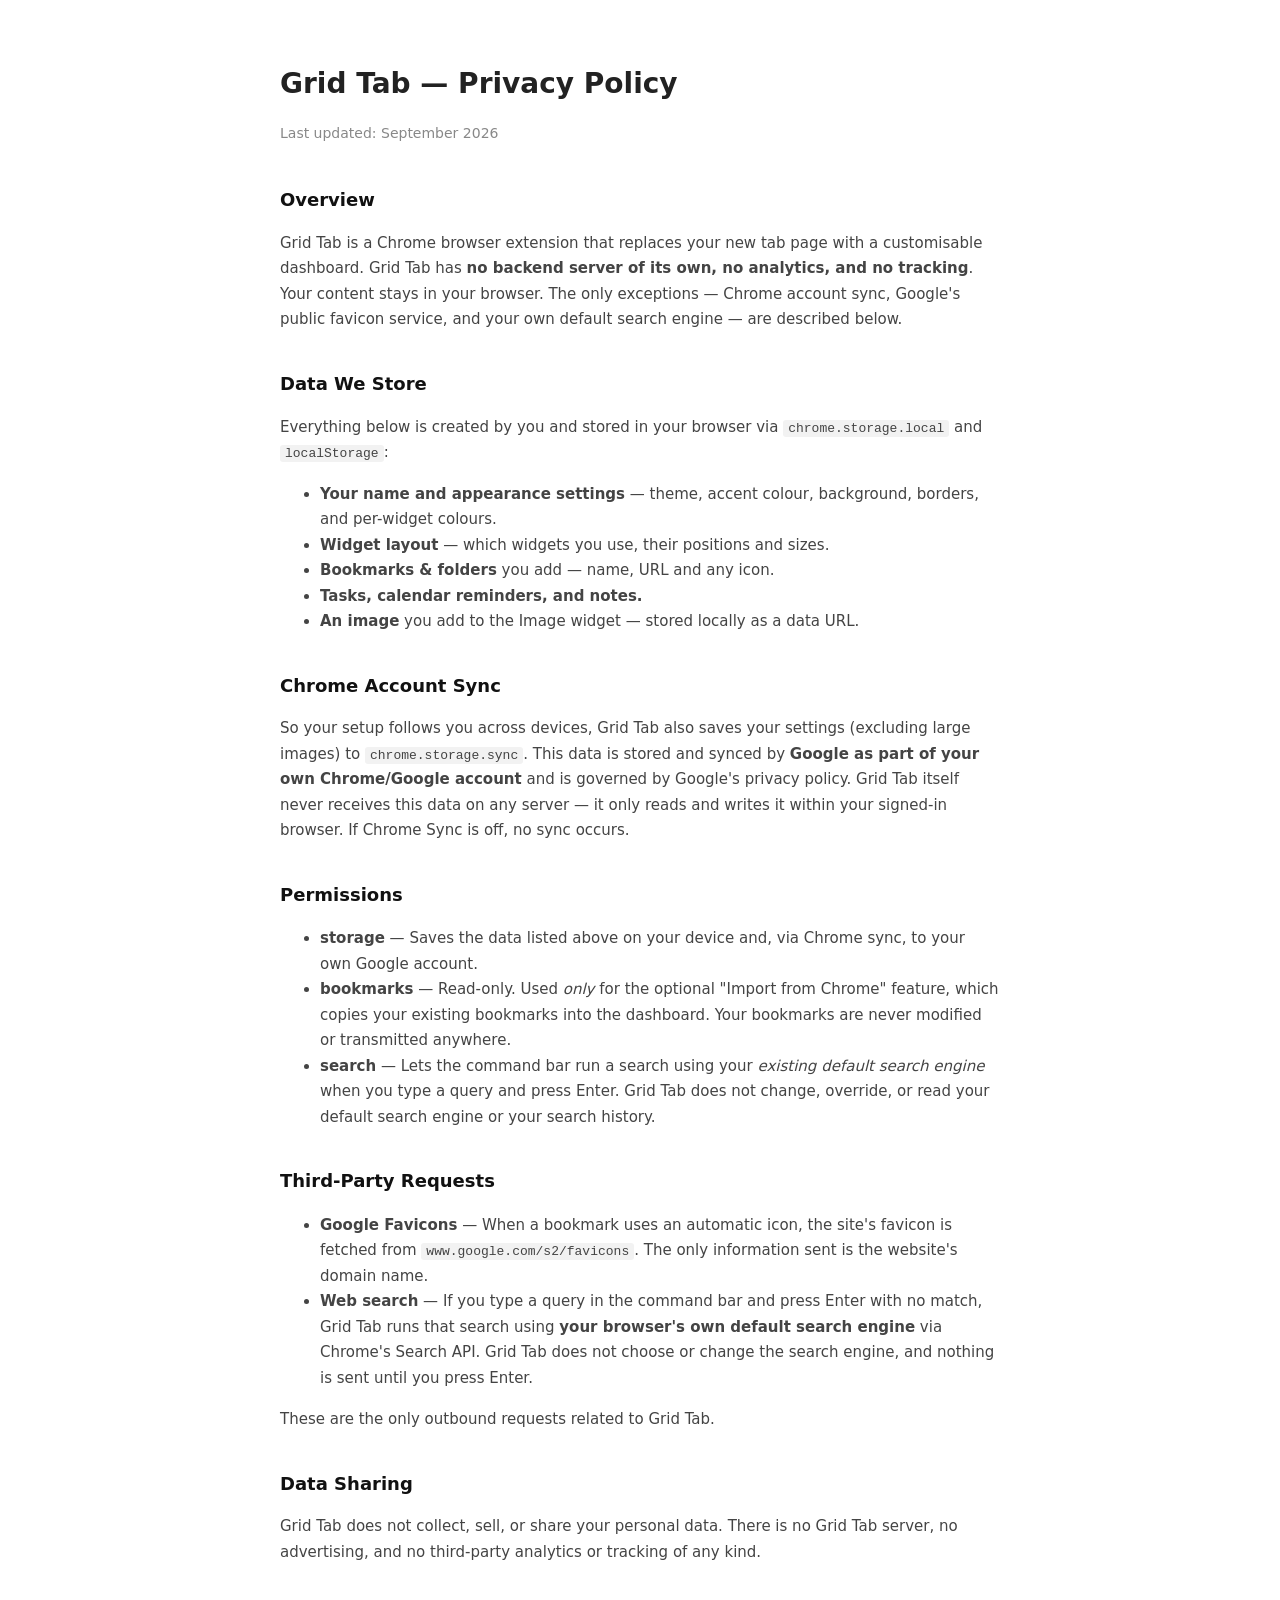
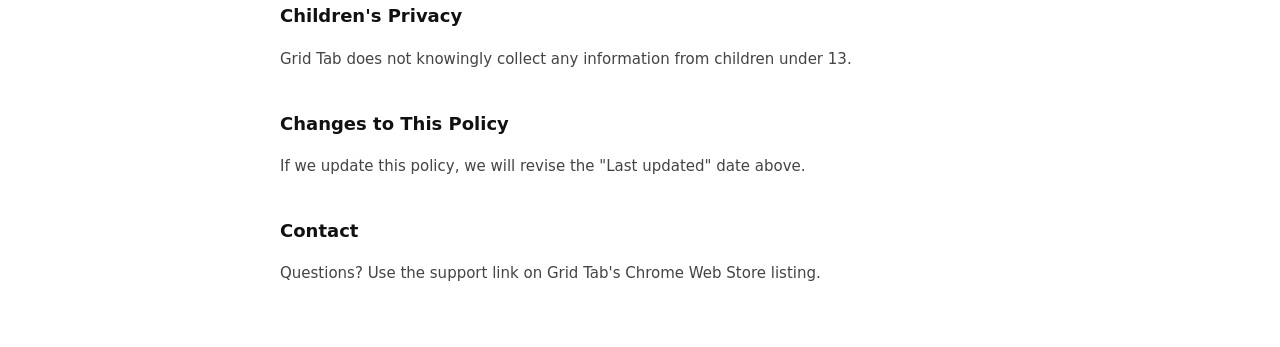
<file: index.html>
<!DOCTYPE html>
<html lang="en">
<head>
<meta charset="UTF-8">
<meta name="viewport" content="width=device-width,initial-scale=1">
<title>Grid Tab — Privacy Policy</title>
<style>
  body{font-family:system-ui,sans-serif;max-width:720px;margin:60px auto;padding:0 24px;color:#222;line-height:1.7}
  h1{font-size:28px;font-weight:700;margin-bottom:4px}
  h2{font-size:18px;margin-top:36px;color:#111}
  .meta{color:#888;font-size:14px;margin-bottom:40px}
  p,li{font-size:15px;color:#444}
  code{background:#f2f2f2;padding:1px 5px;border-radius:3px;font-size:13px}
</style>
</head>
<body>
<h1>Grid Tab — Privacy Policy</h1>
<p class="meta">Last updated: September 2026</p>

<h2>Overview</h2>
<p>Grid Tab is a Chrome browser extension that replaces your new tab page with a customisable dashboard. Grid Tab has <strong>no backend server of its own, no analytics, and no tracking</strong>. Your content stays in your browser. The only exceptions — Chrome account sync, Google's public favicon service, and your own default search engine — are described below.</p>

<h2>Data We Store</h2>
<p>Everything below is created by you and stored in your browser via <code>chrome.storage.local</code> and <code>localStorage</code>:</p>
<ul>
  <li><strong>Your name and appearance settings</strong> — theme, accent colour, background, borders, and per-widget colours.</li>
  <li><strong>Widget layout</strong> — which widgets you use, their positions and sizes.</li>
  <li><strong>Bookmarks &amp; folders</strong> you add — name, URL and any icon.</li>
  <li><strong>Tasks, calendar reminders, and notes.</strong></li>
  <li><strong>An image</strong> you add to the Image widget — stored locally as a data URL.</li>
</ul>

<h2>Chrome Account Sync</h2>
<p>So your setup follows you across devices, Grid Tab also saves your settings (excluding large images) to <code>chrome.storage.sync</code>. This data is stored and synced by <strong>Google as part of your own Chrome/Google account</strong> and is governed by Google's privacy policy. Grid Tab itself never receives this data on any server — it only reads and writes it within your signed-in browser. If Chrome Sync is off, no sync occurs.</p>

<h2>Permissions</h2>
<ul>
  <li><strong>storage</strong> — Saves the data listed above on your device and, via Chrome sync, to your own Google account.</li>
  <li><strong>bookmarks</strong> — Read-only. Used <em>only</em> for the optional "Import from Chrome" feature, which copies your existing bookmarks into the dashboard. Your bookmarks are never modified or transmitted anywhere.</li>
  <li><strong>search</strong> — Lets the command bar run a search using your <em>existing default search engine</em> when you type a query and press Enter. Grid Tab does not change, override, or read your default search engine or your search history.</li>
</ul>

<h2>Third-Party Requests</h2>
<ul>
  <li><strong>Google Favicons</strong> — When a bookmark uses an automatic icon, the site's favicon is fetched from <code>www.google.com/s2/favicons</code>. The only information sent is the website's domain name.</li>
  <li><strong>Web search</strong> — If you type a query in the command bar and press Enter with no match, Grid Tab runs that search using <strong>your browser's own default search engine</strong> via Chrome's Search API. Grid Tab does not choose or change the search engine, and nothing is sent until you press Enter.</li>
</ul>
<p>These are the only outbound requests related to Grid Tab.</p>

<h2>Data Sharing</h2>
<p>Grid Tab does not collect, sell, or share your personal data. There is no Grid Tab server, no advertising, and no third-party analytics or tracking of any kind.</p>

<h2>Children's Privacy</h2>
<p>Grid Tab does not knowingly collect any information from children under 13.</p>

<h2>Changes to This Policy</h2>
<p>If we update this policy, we will revise the "Last updated" date above.</p>

<h2>Contact</h2>
<p>Questions? Use the support link on Grid Tab's Chrome Web Store listing.</p>
</body>
</html>
</file>
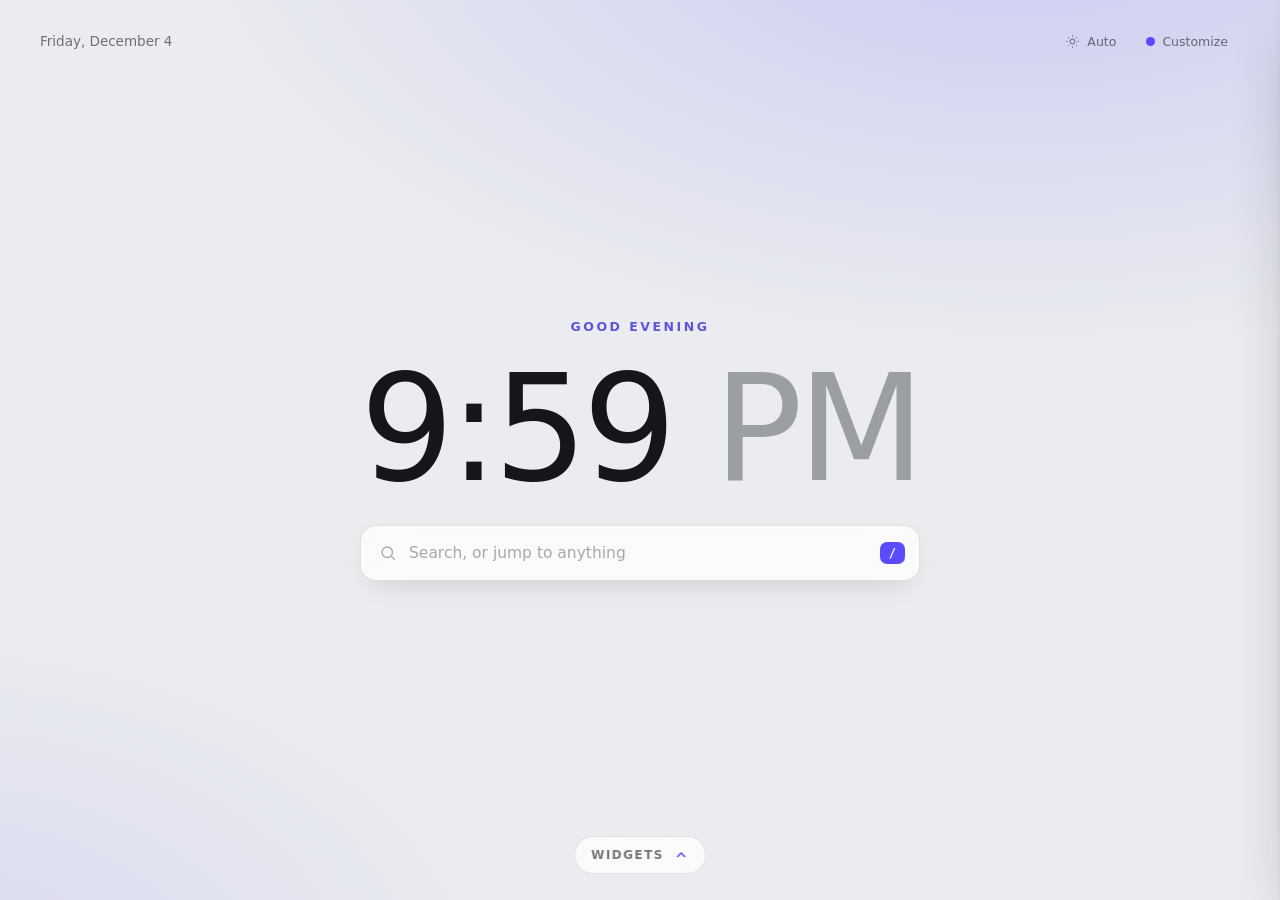
<file: newtab.html>
<!DOCTYPE html>
<html lang="en">
<head>
<meta charset="UTF-8">
<meta name="viewport" content="width=device-width,initial-scale=1">
<title>Grid Tab</title>
<link rel="stylesheet" href="style.css">
</head>
<body>
<div class="ambient amb-surface"></div>

<header class="topbar">
  <div class="meta-date" id="metaDate">Today</div>
  <div class="controls">
    <button class="ctl" id="themeBtn" aria-label="Appearance"><svg viewBox="0 0 24 24"><circle cx="12" cy="12" r="4"/><path d="M12 2v2M12 20v2M4.9 4.9l1.4 1.4M17.7 17.7l1.4 1.4M2 12h2M20 12h2M4.9 19.1l1.4-1.4M17.7 6.3l1.4-1.4"/></svg><span id="themeLabel">Auto</span></button>
    <button class="ctl" id="settingsBtn"><span class="dot" style="background:var(--accent)"></span>Customize</button>
  </div>
</header>

<main class="hero">
  <div class="greeting" id="greeting">Good morning</div>
  <div class="clock" id="clock">9:41</div>
  <button class="command" id="commandOpen"><svg class="glass" viewBox="0 0 24 24"><circle cx="11" cy="11" r="7"/><path d="M21 21l-4.3-4.3"/></svg><span class="ph">Search, or jump to anything</span><span class="k mono">/</span></button>
  <button class="wtoggle" id="widgetsOpen">Widgets<svg viewBox="0 0 24 24"><path d="M18 15l-6-6-6 6"/></svg></button>
</main>

<section class="panel amb-surface" id="panel">
  <div class="panel-head">
    <div class="left"><button class="p-close" id="widgetsClose">Widgets<svg viewBox="0 0 24 24"><path d="M6 9l6 6 6-6"/></svg></button></div>
    <button class="add-widget" id="addWidgetBtn"><svg viewBox="0 0 24 24"><path d="M12 5v14M5 12h14"/></svg>Add widget</button>
  </div>
  <div class="hint-drag">Drag ⠿ to move a widget · drag any edge or corner to resize · in Bookmarks, drop an icon onto another to group them</div>
  <div class="wgrid" id="grid"></div>
</section>

<!-- command palette -->
<div class="scrim" id="paletteScrim"><div class="palette"><div class="palette-in"><svg viewBox="0 0 24 24"><circle cx="11" cy="11" r="7"/><path d="M21 21l-4.3-4.3"/></svg><input id="paletteInput" placeholder="Search, or jump to anything" autocomplete="off" spellcheck="false"></div><div class="palette-list" id="paletteList"></div><div class="palette-foot"><span><span class="kk mono">↑↓</span>navigate</span><span><span class="kk mono">↵</span>open</span><span><span class="kk mono">esc</span>close</span></div></div></div>

<!-- add widget -->
<div class="modal-scrim" id="wgScrim"><div class="modal"><h3>Add a widget</h3><p>Your dashboard, your way — add only what you use.</p><div class="wg-list" id="wgList"></div></div></div>

<!-- add bookmark -->
<div class="modal-scrim" id="bmScrim"><div class="modal"><h3>Add a bookmark</h3><p>Add a link, or import the ones already in your browser.</p><input class="field-input" id="bmName" placeholder="Name (optional)"><input class="field-input" id="bmUrl" placeholder="example.com"><button class="btn-primary" id="bmSave">Add bookmark</button><button class="btn-ghost" id="bmImport"><svg viewBox="0 0 24 24"><path d="M12 3v12M8 11l4 4 4-4M4 17v2a2 2 0 0 0 2 2h12a2 2 0 0 0 2-2v-2"/></svg>Import from Chrome</button></div></div>

<!-- folder -->
<div class="modal-scrim" id="folderScrim"><div class="modal"><div class="modal-head"><input class="folder-name" id="folderName" placeholder="Folder name"></div><div class="bm-grid folder-grid" id="folderGrid"></div><div class="folder-actions"><button class="btn-ghost" id="folderUngroup" style="margin:0">Ungroup</button><button class="btn-ghost btn-del" id="folderDelete" style="margin:0">Delete</button></div></div></div>

<!-- reminder -->
<div class="modal-scrim" id="remScrim"><div class="modal"><h3 id="remTitle">Reminders</h3><p>Add or remove reminders for this day.</p><div class="rem-list" id="remList"></div><input class="field-input" id="remInput" placeholder="e.g. Call the dentist"><button class="btn-primary" id="remSave">Add reminder</button></div></div>

<!-- settings sheet -->
<div class="sheet-scrim" id="sheetScrim"></div>
<aside class="sheet" id="sheet" aria-label="Customize">
  <div class="sheet-head"><div class="sheet-title">Make it yours</div><button class="sheet-x" id="sheetX"><svg viewBox="0 0 24 24"><path d="M6 6l12 12M18 6L6 18"/></svg></button></div>
  <div class="field"><div class="field-lb">Your name</div><input class="field-input" id="nameInput" placeholder="Your name" style="margin:0"></div>
  <div class="field"><div class="field-lb">Appearance</div><div class="choices" id="appearanceChoices"><button data-theme="auto" class="on">Auto</button><button data-theme="light">Light</button><button data-theme="dark">Dark</button></div></div>
  <div class="field"><div class="field-lb">Accent</div><div class="swatches" id="swatches">
    <div class="sw on" data-accent="#5A4BFF" style="background:#5A4BFF"></div>
    <div class="sw" data-accent="#2E7BFF" style="background:#2E7BFF"></div>
    <div class="sw" data-accent="#06B6D4" style="background:#06B6D4"></div>
    <div class="sw" data-accent="#10B981" style="background:#10B981"></div>
    <div class="sw" data-accent="#F59E0B" style="background:#F59E0B"></div>
    <div class="sw" data-accent="#FF5A5F" style="background:#FF5A5F"></div>
    <div class="sw" data-accent="#EC4899" style="background:#EC4899"></div>
    <div class="sw" data-accent="#8B3BF5" style="background:#8B3BF5"></div>
    <label class="sw-custom"><input type="color" id="accentCustom" value="#5A4BFF"></label>
  </div></div>
  <div class="field"><div class="field-lb">Background</div><div class="choices" id="bgChoices"><button data-bg="tint" class="on">Tint</button><button data-bg="plain">Plain</button><button data-bg="vivid">Vivid</button></div></div>
  <div class="field"><div class="field-lb">Borders</div><div class="choices" id="borderChoices"><button data-border="hair" class="on">Hairline</button><button data-border="none">None</button><button data-border="bold">Bold</button></div></div>
  <div class="sheet-foot">Tip: hover any widget and use its ✎ button to give it a unique background — text adjusts automatically. Your setup saves to your Google account and restores on any computer signed into the same Chrome profile.</div>
</aside>

<div class="toast" id="toast"></div>

<script src="app.js"></script>
</body>
</html>
</file>
<file: style.css>
:root{
    --bg:#F5F6F8; --bg-deep:#EAECEF;
    --surface:rgba(255,255,255,.74); --surface-solid:#FFFFFF;
    --text:#14161A; --text-2:rgba(20,22,26,.58); --text-3:rgba(20,22,26,.36);
    --hair:rgba(20,22,26,.11); --hair-2:rgba(20,22,26,.06);
    --accent:#5A4BFF;
    --shadow:0 24px 60px -20px rgba(20,22,26,.30), 0 2px 8px rgba(20,22,26,.06);
    --shadow-soft:0 10px 30px -14px rgba(20,22,26,.22);
    --note:#F0870F; --amb:22%;
    color-scheme:light;
  }
  @media (prefers-color-scheme:dark){:root:not([data-theme="light"]){
    --bg:#0A0B0D; --bg-deep:#040405; --surface:rgba(255,255,255,.06); --surface-solid:#17191E;
    --text:#ECEDEF; --text-2:rgba(236,237,239,.58); --text-3:rgba(236,237,239,.32);
    --hair:rgba(255,255,255,.10); --hair-2:rgba(255,255,255,.05);
    --shadow:0 30px 70px -20px rgba(0,0,0,.72), 0 2px 10px rgba(0,0,0,.4);
    --shadow-soft:0 12px 34px -14px rgba(0,0,0,.6); --amb:30%; color-scheme:dark;
  }}
  :root[data-theme="dark"]{
    --bg:#0A0B0D; --bg-deep:#040405; --surface:rgba(255,255,255,.06); --surface-solid:#17191E;
    --text:#ECEDEF; --text-2:rgba(236,237,239,.58); --text-3:rgba(236,237,239,.32);
    --hair:rgba(255,255,255,.10); --hair-2:rgba(255,255,255,.05);
    --shadow:0 30px 70px -20px rgba(0,0,0,.72), 0 2px 10px rgba(0,0,0,.4);
    --shadow-soft:0 12px 34px -14px rgba(0,0,0,.6); --amb:30%; color-scheme:dark;
  }
  *{box-sizing:border-box;margin:0;padding:0}
  body{min-height:100dvh;background:var(--bg);color:var(--text);overflow:hidden;
    font-family:-apple-system,BlinkMacSystemFont,"SF Pro Display","SF Pro Text","Segoe UI",system-ui,sans-serif;
    -webkit-font-smoothing:antialiased}
  .mono{font-family:ui-monospace,"SF Mono","Menlo",monospace}
  ::selection{background:color-mix(in srgb,var(--accent) 30%,transparent)}
  :focus-visible{outline:2px solid var(--accent);outline-offset:3px;border-radius:6px}

  .amb-surface{background:
    radial-gradient(120vw 92vh at 80% -12%, color-mix(in srgb,var(--accent) var(--amb), transparent), transparent 56%),
    radial-gradient(90vw 82vh at -6% 112%, color-mix(in srgb,var(--accent) calc(var(--amb)*.6), transparent), transparent 52%),
    var(--bg-deep)}
  .ambient{position:fixed;inset:0;z-index:0;pointer-events:none;transition:background .6s}

  .topbar{position:fixed;top:0;left:0;right:0;z-index:30;display:flex;align-items:center;justify-content:space-between;
    padding:clamp(15px,2.3vw,24px) clamp(20px,3.4vw,40px);pointer-events:none}
  .topbar>*{pointer-events:auto}
  .meta-date{font-size:13.5px;color:var(--text-2);font-weight:480}
  .controls{display:flex;align-items:center;gap:6px}
  .ctl{border:none;background:transparent;color:var(--text-2);font:inherit;font-size:12.5px;font-weight:540;height:34px;
    padding:0 12px;border-radius:999px;cursor:pointer;display:inline-flex;align-items:center;gap:7px;
    transition:background .2s,color .2s,transform .2s cubic-bezier(.2,.8,.2,1)}
  .ctl:hover{background:var(--surface);color:var(--text)}.ctl:active{transform:scale(.96)}
  .ctl svg{width:15px;height:15px;stroke:currentColor;fill:none;stroke-width:1.6}
  .ctl .dot{width:9px;height:9px;border-radius:50%}

  /* HERO */
  .hero{position:relative;z-index:1;height:100dvh;display:flex;flex-direction:column;align-items:center;justify-content:center;
    gap:min(3.2vh,30px);text-align:center;padding:0 20px}
  .greeting{font-size:12.5px;font-weight:640;letter-spacing:.2em;text-transform:uppercase;
    color:color-mix(in srgb,var(--accent) 72%,var(--text-2))}
  .clock{font-size:clamp(66px,13vw,148px);font-weight:200;letter-spacing:-.035em;line-height:.9;font-variant-numeric:tabular-nums}
  .clock .sec{color:var(--text-3)}
  .command{border:1px solid var(--hair);background:var(--surface);-webkit-backdrop-filter:blur(24px);backdrop-filter:blur(24px);
    color:var(--text-2);font:inherit;cursor:text;width:min(560px,88vw);height:56px;border-radius:16px;padding:0 14px 0 18px;
    display:flex;align-items:center;gap:12px;box-shadow:var(--shadow-soft);
    transition:transform .28s cubic-bezier(.2,.8,.2,1),box-shadow .28s,border-color .2s}
  .command:hover{transform:translateY(-1px);box-shadow:var(--shadow);border-color:color-mix(in srgb,var(--accent) 40%,var(--hair))}
  .command .glass{width:18px;height:18px;stroke:var(--text-3);fill:none;stroke-width:1.7;flex-shrink:0}
  .command .ph{flex:1;text-align:left;font-size:15.5px;color:var(--text-3)}
  .command .k{font-size:12px;color:#fff;background:var(--accent);border-radius:7px;padding:4px 9px;font-weight:600}
  .wtoggle{position:absolute;bottom:26px;left:50%;transform:translateX(-50%);border:1px solid var(--hair);background:var(--surface);
    -webkit-backdrop-filter:blur(20px);backdrop-filter:blur(20px);color:var(--text-2);font:inherit;font-size:12px;font-weight:600;
    letter-spacing:.12em;text-transform:uppercase;height:38px;padding:0 16px;border-radius:999px;cursor:pointer;
    display:inline-flex;align-items:center;gap:9px;transition:transform .2s cubic-bezier(.2,.8,.2,1),border-color .2s}
  .wtoggle:hover{border-color:var(--accent);transform:translateX(-50%) translateY(-2px)}
  .wtoggle svg{width:16px;height:16px;stroke:var(--accent);fill:none;stroke-width:2.2}

  /* PANEL (slides up over hero) */
  .panel{position:fixed;inset:0;z-index:15;transform:translateY(100%);transition:transform .52s cubic-bezier(.22,.9,.26,1);
    overflow-y:auto;padding:74px clamp(20px,3.4vw,40px) 90px;scrollbar-width:thin}
  .panel.open{transform:translateY(0)}
  .panel-head{max-width:1200px;margin:0 auto 18px;display:flex;align-items:center;justify-content:space-between;gap:12px}
  .panel-head .left{display:flex;align-items:center;gap:12px}
  .p-close{border:1px solid var(--hair);background:var(--surface);color:var(--text-2);font:inherit;font-size:12px;font-weight:600;
    letter-spacing:.1em;text-transform:uppercase;height:36px;padding:0 14px;border-radius:999px;cursor:pointer;
    display:inline-flex;align-items:center;gap:8px;transition:border-color .2s,transform .2s cubic-bezier(.2,.8,.2,1)}
  .p-close:hover{border-color:var(--accent);transform:translateY(-1px)}
  .p-close svg{width:15px;height:15px;stroke:var(--accent);fill:none;stroke-width:2.2}
  .add-widget{border:1px solid var(--hair);background:var(--surface);color:var(--text);font:inherit;font-size:13px;font-weight:560;
    height:36px;padding:0 15px;border-radius:999px;cursor:pointer;display:inline-flex;align-items:center;gap:8px;
    transition:border-color .2s,transform .2s cubic-bezier(.2,.8,.2,1)}
  .add-widget:hover{border-color:var(--accent);transform:translateY(-1px)}
  .add-widget svg{width:15px;height:15px;stroke:var(--accent);fill:none;stroke-width:2}
  .hint-drag{font-size:11.5px;color:var(--text-3);text-align:center;max-width:1200px;margin:0 auto 12px}

  /* GRID */
  .wgrid{max-width:1200px;margin:0 auto;display:grid;grid-template-columns:repeat(var(--cols,4),1fr);
    grid-auto-rows:198px;grid-auto-flow:row dense;gap:16px}
  .card{grid-column:span var(--w,1);grid-row:span var(--h,1);height:100%;background:var(--surface);border:1px solid var(--hair);
    border-radius:20px;padding:16px 17px 14px;-webkit-backdrop-filter:blur(20px);backdrop-filter:blur(20px);
    display:flex;flex-direction:column;position:relative;overflow:hidden;will-change:transform;color:var(--text)}
  .card.drag-src{opacity:.35}
  .drag-clone{position:fixed;z-index:80;pointer-events:none;box-shadow:var(--shadow);border-radius:20px;
    background:var(--surface-solid);border:1px solid var(--accent);opacity:.96;overflow:hidden}
  .card-head{display:flex;align-items:center;justify-content:space-between;margin-bottom:12px;flex-shrink:0}
  .card-label{font-size:10.5px;font-weight:660;letter-spacing:.15em;text-transform:uppercase;color:var(--text-3);
    display:flex;align-items:center;gap:8px}
  .move-h{cursor:grab;color:var(--text-3);display:inline-flex;opacity:0;transition:opacity .2s}
  .card:hover .move-h{opacity:.7}.move-h:active{cursor:grabbing}
  .move-h svg{width:13px;height:13px}
  .card-tools{display:flex;align-items:center;gap:4px;opacity:0;transition:opacity .2s}
  .card:hover .card-tools{opacity:1}
  .ctool{border:none;background:transparent;color:var(--text-3);width:22px;height:22px;border-radius:6px;cursor:pointer;
    display:flex;align-items:center;justify-content:center;transition:color .2s,background .2s;position:relative}
  .ctool:hover{color:var(--text);background:var(--hair-2)}
  .ctool svg{width:13px;height:13px;stroke:currentColor;fill:none;stroke-width:2}
  .ctool.paint{overflow:hidden}
  .ctool input[type=color]{position:absolute;inset:-6px;opacity:0;cursor:pointer;width:160%;height:160%}
  /* Hide EVERY native scrollbar (removes OS arrow buttons + tall bars on all platforms) */
  *{scrollbar-width:none!important;-ms-overflow-style:none!important}
  *::-webkit-scrollbar{width:0!important;height:0!important;display:none!important}
  .card-body{flex:1;min-height:0;overflow-y:auto}
  /* Custom thin, hover-only scrollbar drawn by JS */
  .cscroll{position:absolute;right:4px;width:4px;border-radius:99px;
    background:color-mix(in srgb,var(--text-3) 62%,transparent);opacity:0;transition:opacity .22s;pointer-events:none;z-index:6}
  .card:hover .cscroll{opacity:1}
  /* 8-way resize handles */
  .rh{position:absolute;opacity:0;transition:opacity .2s;z-index:3}
  .card:hover .rh{opacity:1}
  .rh-e{top:14px;bottom:14px;right:0;width:8px;cursor:ew-resize}
  .rh-w{top:14px;bottom:14px;left:0;width:8px;cursor:ew-resize}
  .rh-s{left:14px;right:14px;bottom:0;height:8px;cursor:ns-resize}
  .rh-n{left:14px;right:14px;top:0;height:8px;cursor:ns-resize}
  .rh-se{right:0;bottom:0;width:15px;height:15px;cursor:nwse-resize}
  .rh-sw{left:0;bottom:0;width:15px;height:15px;cursor:nesw-resize}
  .rh-ne{right:0;top:0;width:15px;height:15px;cursor:nesw-resize}
  .rh-nw{left:0;top:0;width:15px;height:15px;cursor:nwse-resize}

  /* bookmarks */
  .bm-grid{display:grid;grid-template-columns:repeat(auto-fill,minmax(64px,1fr));gap:12px 4px}
  .bm{display:flex;flex-direction:column;align-items:center;gap:7px;cursor:pointer;padding:3px 0;border-radius:12px;position:relative}
  .bm.bm-drag-src{opacity:.3}
  .bm.bm-drop-into .bm-ic{outline:2px solid var(--accent);outline-offset:2px;transform:scale(1.09)}
  .bm.bm-insert-before .bm-ic{box-shadow:-3px 0 0 0 var(--accent)}
  .bm.bm-insert-after .bm-ic{box-shadow:3px 0 0 0 var(--accent)}
  .bm-ic{width:44px;height:44px;border-radius:12px;overflow:hidden;box-shadow:0 2px 8px -3px rgba(0,0,0,.28);
    transition:transform .2s cubic-bezier(.2,.8,.2,1)}
  .bm-ic svg{width:100%;height:100%;display:block}
  .bm:hover .bm-ic{transform:translateY(-3px) scale(1.05)}
  .bm-lb{font-size:10.5px;color:var(--text-2);max-width:62px;overflow:hidden;text-overflow:ellipsis;white-space:nowrap}
  .bm-folder .bm-ic{background:var(--surface-solid);border:1px solid var(--hair);display:grid;grid-template-columns:1fr 1fr;
    grid-template-rows:1fr 1fr;gap:3px;padding:6px}
  .bm-folder .bm-ic svg{width:100%;height:100%;border-radius:5px}
  .bm-add .bm-ic{background:transparent;border:1.5px dashed var(--text-3);display:flex;align-items:center;justify-content:center;
    box-shadow:none;color:var(--text-3)}
  .bm-add:hover .bm-ic{border-color:var(--accent);color:var(--accent)}
  .bm-add .bm-ic svg{width:18px;height:18px;stroke:currentColor;fill:none;stroke-width:2}
  .bm-clone{position:fixed;z-index:80;pointer-events:none;width:44px;opacity:.95}

  /* tasks */
  .task{display:flex;align-items:center;gap:10px;padding:6px 0;cursor:pointer}
  .box{width:18px;height:18px;border-radius:6px;border:1.5px solid var(--text-3);flex-shrink:0;display:flex;align-items:center;
    justify-content:center;transition:all .2s cubic-bezier(.2,.8,.2,1)}
  .box svg{width:10px;height:10px;stroke:#fff;fill:none;stroke-width:2.6;opacity:0;transform:scale(.5);transition:all .2s}
  .task.done .box{background:var(--accent);border-color:var(--accent)}
  .task.done .box svg{opacity:1;transform:none}
  .task-txt{font-size:14px;transition:color .2s}.task.done .task-txt{color:var(--text-3);text-decoration:line-through}
  .task-add{border:none;background:transparent;color:var(--text);font:inherit;font-size:14px;padding:8px 0 2px;margin-top:4px;
    border-top:1px solid var(--hair-2);outline:none;width:100%}
  .task-add::placeholder{color:var(--text-3)}

  /* up next */
  .next-item{display:flex;gap:12px;padding:8px 0;border-bottom:1px solid var(--hair-2)}
  .next-item:last-child{border-bottom:none}
  .next-time{font-size:12.5px;color:var(--text-2);font-variant-numeric:tabular-nums;width:48px;flex-shrink:0;padding-top:1px;font-weight:560}
  .next-item.due .next-time{color:var(--accent)}
  .next-title{font-size:14px;font-weight:500;letter-spacing:-.01em;flex:1}
  .next-empty{font-size:13px;color:var(--text-3);padding:10px 0}
  .item-del{border:none;background:transparent;color:var(--text-3);cursor:pointer;font-size:16px;line-height:1;padding:0 2px;
    opacity:0;transition:opacity .2s,color .2s;flex-shrink:0}
  .next-item:hover .item-del,.rem-row:hover .item-del{opacity:1}
  .item-del:hover{color:var(--accent)}
  .rem-list{display:flex;flex-direction:column;margin-bottom:12px;max-height:180px;overflow-y:auto}
  .rem-row{display:flex;align-items:center;gap:10px;padding:9px 0;border-bottom:1px solid var(--hair-2)}
  .rem-row:last-child{border-bottom:none}
  .rem-row .rl{flex:1;font-size:14px}

  /* notes */
  .notes-body{font-size:14px;line-height:1.6;outline:none;min-height:40px}
  .notes-body:empty::before{content:attr(data-ph);color:var(--text-3)}

  /* calendar */
  .cal-wrap{display:flex;flex-direction:column;height:100%}
  .cal-top{display:flex;align-items:center;justify-content:space-between;margin-bottom:8px;flex-shrink:0}
  .cal-m{font-size:13.5px;font-weight:600}
  .cal-nav{display:flex;gap:2px}
  .cal-nav button{border:none;background:transparent;color:var(--text-3);width:22px;height:22px;border-radius:6px;cursor:pointer;
    display:flex;align-items:center;justify-content:center}
  .cal-nav button:hover{background:var(--hair-2);color:var(--text)}
  .cal-nav svg{width:13px;height:13px;stroke:currentColor;fill:none;stroke-width:2}
  .cal-dow{display:grid;grid-template-columns:repeat(7,1fr);flex-shrink:0}
  .cal-dow span{font-size:9px;color:var(--text-3);text-align:center;font-weight:600}
  .cal-days{display:grid;grid-template-columns:repeat(7,1fr);grid-auto-rows:1fr;gap:2px;flex:1;min-height:0;margin-top:3px}
  .cal-d{display:flex;align-items:center;justify-content:center;font-size:11.5px;color:var(--text-2);border-radius:7px;
    position:relative;font-variant-numeric:tabular-nums;cursor:pointer;transition:background .15s}
  .cal-d:hover{background:var(--hair-2)}
  .cal-d.out{color:var(--text-3);opacity:.35;cursor:default}
  .cal-d.today{background:var(--accent);color:#fff;font-weight:700}
  .cal-d.rem::after{content:"";position:absolute;bottom:2px;width:4px;height:4px;border-radius:50%;background:var(--accent)}
  .cal-d.today.rem::after{background:#fff}

  /* image / focus */
  .img-ph{flex:1;border:1.5px dashed var(--text-3);border-radius:13px;display:flex;flex-direction:column;align-items:center;
    justify-content:center;gap:8px;color:var(--text-3);cursor:pointer;transition:border-color .2s,color .2s}
  .img-ph:hover{border-color:var(--accent);color:var(--accent)}
  .img-ph svg{width:26px;height:26px;stroke:currentColor;fill:none;stroke-width:1.6}
  .img-ph span{font-size:11px;font-weight:600;letter-spacing:.1em;text-transform:uppercase}
  .card.img-filled{padding:0;background:transparent!important;border-color:transparent;overflow:hidden}
  .card.img-filled .card-head{position:absolute;top:0;left:0;right:0;z-index:4;padding:10px 12px;
    background:linear-gradient(rgba(0,0,0,.35),transparent);opacity:0;transition:opacity .2s}
  .card.img-filled:hover .card-head{opacity:1}
  .card.img-filled .card-label{color:#fff}.card.img-filled .move-h{color:rgba(255,255,255,.9)}
  .card.img-filled .ctool{color:rgba(255,255,255,.9)}.card.img-filled .ctool:hover{background:rgba(255,255,255,.2)}
  .card.img-filled .card-body{position:absolute;inset:0;overflow:hidden}
  .img-el{width:100%;height:100%;display:block}
  .img-ov{position:absolute;left:0;right:0;bottom:0;z-index:4;display:flex;gap:4px;padding:8px;
    background:linear-gradient(transparent,rgba(0,0,0,.45));opacity:0;transition:opacity .2s}
  .card.img-filled:hover .img-ov{opacity:1}
  .img-ov button{flex:1;border:1px solid rgba(255,255,255,.3);background:rgba(0,0,0,.25);color:#fff;font:inherit;
    font-size:10.5px;font-weight:600;letter-spacing:.06em;text-transform:uppercase;height:28px;border-radius:8px;cursor:pointer;
    -webkit-backdrop-filter:blur(6px);backdrop-filter:blur(6px);transition:background .2s}
  .img-ov button:hover,.img-ov button.on{background:var(--accent);border-color:var(--accent)}
  .focus-t{flex:1;display:flex;flex-direction:column;align-items:center;justify-content:center;gap:12px}
  .focus-num{font-size:42px;font-weight:250;font-variant-numeric:tabular-nums;letter-spacing:-.02em}
  .focus-btn{border:none;background:var(--accent);color:#fff;font:inherit;font-size:13px;font-weight:600;height:36px;
    padding:0 22px;border-radius:999px;cursor:pointer;transition:transform .2s cubic-bezier(.2,.8,.2,1)}
  .focus-btn:active{transform:scale(.96)}

  /* command palette / modals / sheet (shared) */
  .scrim{position:fixed;inset:0;z-index:40;background:color-mix(in srgb,var(--bg-deep) 62%,transparent);
    -webkit-backdrop-filter:blur(7px);backdrop-filter:blur(7px);display:flex;align-items:flex-start;justify-content:center;
    padding-top:15vh;opacity:0;pointer-events:none;transition:opacity .24s}
  .scrim.open{opacity:1;pointer-events:auto}
  .palette{width:min(600px,92vw);background:var(--surface-solid);border:1px solid var(--hair);border-radius:18px;box-shadow:var(--shadow);
    overflow:hidden;transform:scale(.97) translateY(-6px);opacity:0;transition:transform .28s cubic-bezier(.2,.8,.2,1),opacity .24s}
  .scrim.open .palette{transform:none;opacity:1}
  .palette-in{display:flex;align-items:center;gap:12px;padding:16px 18px;border-bottom:1px solid var(--hair)}
  .palette-in svg{width:19px;height:19px;stroke:var(--text-3);fill:none;stroke-width:1.7}
  #paletteInput{flex:1;border:none;background:transparent;color:var(--text);font:inherit;font-size:17px;outline:none}
  #paletteInput::placeholder{color:var(--text-3)}
  .palette-list{max-height:min(46vh,380px);overflow-y:auto;padding:8px;scrollbar-width:thin}
  .p-group{font-size:10.5px;font-weight:660;letter-spacing:.14em;text-transform:uppercase;color:var(--text-3);padding:10px 12px 6px}
  .p-item{display:flex;align-items:center;gap:12px;padding:10px 12px;border-radius:11px;cursor:pointer}
  .p-item .p-ic{width:30px;height:30px;border-radius:9px;background:var(--surface);border:1px solid var(--hair);display:flex;
    align-items:center;justify-content:center;color:var(--text-2);flex-shrink:0;overflow:hidden}
  .p-item .p-ic svg{width:16px;height:16px;stroke:currentColor;fill:none;stroke-width:1.7}
  .p-item .p-ic.brand svg{width:30px;height:30px}
  .p-item .p-lb{flex:1;font-size:14.5px}.p-item .p-hint{font-size:11.5px;color:var(--text-3)}
  .p-item.sel{background:color-mix(in srgb,var(--accent) 16%,transparent)}
  .p-item.sel .p-ic{border-color:var(--accent);color:var(--accent)}
  .p-empty{padding:26px;text-align:center;color:var(--text-3);font-size:14px}
  .palette-foot{display:flex;gap:16px;padding:11px 18px;border-top:1px solid var(--hair);font-size:11.5px;color:var(--text-3)}
  .palette-foot .kk{border:1px solid var(--hair);border-radius:5px;padding:2px 6px;margin-right:5px;color:var(--text-2)}

  .modal-scrim{position:fixed;inset:0;z-index:42;background:rgba(0,0,0,.3);opacity:0;pointer-events:none;transition:opacity .26s;
    display:flex;align-items:center;justify-content:center;padding:20px}
  .modal-scrim.open{opacity:1;pointer-events:auto}
  .modal{width:min(420px,92vw);background:var(--surface-solid);border:1px solid var(--hair);border-radius:20px;box-shadow:var(--shadow);
    padding:22px;transform:scale(.97);transition:transform .28s cubic-bezier(.2,.8,.2,1)}
  .modal-scrim.open .modal{transform:none}
  .modal h3{font-size:16px;font-weight:660;letter-spacing:-.02em;margin-bottom:4px}
  .modal p{font-size:13px;color:var(--text-2);margin-bottom:16px}
  .wg-list{display:grid;grid-template-columns:1fr 1fr;gap:10px}
  .wg{display:flex;align-items:center;gap:11px;padding:13px;border:1px solid var(--hair);border-radius:14px;cursor:pointer;
    transition:border-color .2s,transform .2s cubic-bezier(.2,.8,.2,1);background:var(--surface)}
  .wg:hover{border-color:var(--accent);transform:translateY(-2px)}.wg[disabled]{opacity:.4;pointer-events:none}
  .wg-ic{width:34px;height:34px;border-radius:10px;background:color-mix(in srgb,var(--accent) 14%,transparent);display:flex;
    align-items:center;justify-content:center;color:var(--accent);flex-shrink:0}
  .wg-ic svg{width:18px;height:18px;stroke:currentColor;fill:none;stroke-width:1.8}
  .wg-name{font-size:13.5px;font-weight:560}
  .field-input{width:100%;height:44px;border:1px solid var(--hair);border-radius:12px;background:var(--surface);color:var(--text);
    font:inherit;font-size:15px;padding:0 14px;outline:none;margin-bottom:10px}
  .field-input:focus{border-color:var(--accent)}
  .btn-primary{width:100%;height:44px;border:none;border-radius:12px;background:var(--accent);color:#fff;font:inherit;font-size:14px;
    font-weight:600;cursor:pointer;transition:transform .2s cubic-bezier(.2,.8,.2,1)}
  .btn-primary:active{transform:scale(.98)}
  .btn-ghost{width:100%;height:44px;border:1px solid var(--hair);border-radius:12px;background:var(--surface);color:var(--text);
    font:inherit;font-size:14px;font-weight:560;cursor:pointer;margin-top:10px;display:flex;align-items:center;justify-content:center;gap:8px}
  .btn-ghost:hover{border-color:var(--accent)}
  .btn-ghost svg{width:16px;height:16px;stroke:var(--accent);fill:none;stroke-width:1.8}

  .sheet-scrim{position:fixed;inset:0;z-index:50;background:rgba(0,0,0,.28);opacity:0;pointer-events:none;transition:opacity .3s}
  .sheet-scrim.open{opacity:1;pointer-events:auto}
  .sheet{position:fixed;top:0;right:0;z-index:51;height:100dvh;width:min(370px,94vw);overflow-y:auto;background:var(--surface-solid);
    border-left:1px solid var(--hair);box-shadow:var(--shadow);transform:translateX(100%);
    transition:transform .4s cubic-bezier(.22,.9,.26,1);display:flex;flex-direction:column;padding:26px 24px;gap:22px;scrollbar-width:thin}
  .sheet.open{transform:none}
  .sheet-head{display:flex;align-items:center;justify-content:space-between}
  .sheet-title{font-size:19px;font-weight:660;letter-spacing:-.02em}
  .sheet-x{border:none;background:var(--surface);width:32px;height:32px;border-radius:50%;cursor:pointer;color:var(--text-2);
    display:flex;align-items:center;justify-content:center}
  .sheet-x svg{width:15px;height:15px;stroke:currentColor;fill:none;stroke-width:1.8}
  .field{display:flex;flex-direction:column;gap:11px}
  .field-lb{font-size:11px;font-weight:660;letter-spacing:.14em;text-transform:uppercase;color:var(--text-3)}
  .choices{display:inline-flex;background:var(--surface);border:1px solid var(--hair);border-radius:11px;padding:3px;gap:2px}
  .choices button{flex:1;border:none;background:transparent;color:var(--text-2);font:inherit;font-size:13px;font-weight:520;height:34px;
    border-radius:8px;cursor:pointer;transition:color .2s;white-space:nowrap;padding:0 10px}
  .choices button.on{background:var(--surface-solid);color:var(--text);box-shadow:var(--shadow-soft)}
  .swatches{display:flex;gap:10px;flex-wrap:wrap;align-items:center}
  .sw{width:28px;height:28px;border-radius:50%;cursor:pointer;border:2px solid transparent;transition:transform .2s cubic-bezier(.2,.8,.2,1)}
  .sw:hover{transform:scale(1.12)}.sw.on{border-color:var(--text)}
  .sw-custom{position:relative;width:28px;height:28px;border-radius:50%;overflow:hidden;cursor:pointer;border:2px dashed var(--text-3);
    background:conic-gradient(from 0deg,#ff5a5f,#f59e0b,#10b981,#06b6d4,#5a4bff,#ec4899,#ff5a5f)}
  .sw-custom input{position:absolute;inset:-6px;opacity:0;cursor:pointer}
  .row-color{display:flex;align-items:center;justify-content:space-between}.row-color label{font-size:14px}
  .color-chip{width:40px;height:28px;border-radius:8px;border:1px solid var(--hair);overflow:hidden;position:relative;cursor:pointer}
  .color-chip input{position:absolute;inset:-6px;opacity:0;cursor:pointer;width:150%;height:150%}
  .sheet-foot{margin-top:auto;font-size:12px;color:var(--text-3);line-height:1.5}

  .toast{position:fixed;bottom:34px;left:50%;transform:translateX(-50%) translateY(20px);z-index:60;background:var(--surface-solid);
    border:1px solid var(--hair);box-shadow:var(--shadow);padding:11px 18px;border-radius:12px;font-size:13.5px;font-weight:490;
    opacity:0;pointer-events:none;transition:opacity .3s,transform .32s cubic-bezier(.2,.8,.2,1)}
  .toast.show{opacity:1;transform:translateX(-50%)}
  .notes-btn{position:fixed;left:18px;bottom:18px;z-index:45}.notes-btn .ctl{background:var(--surface);border:1px solid var(--hair)}
  .notes-panel{position:fixed;left:18px;bottom:64px;z-index:46;width:min(392px,92vw);max-height:74vh;overflow-y:auto;
    background:var(--surface-solid);border:1px solid var(--hair);border-radius:16px;box-shadow:var(--shadow);padding:20px;opacity:0;
    transform:translateY(10px);pointer-events:none;transition:opacity .28s,transform .3s cubic-bezier(.2,.8,.2,1);scrollbar-width:thin}
  .notes-panel.open{opacity:1;transform:none;pointer-events:auto}
  .np-h{font-size:16px;font-weight:680;letter-spacing:-.02em;margin-bottom:4px}
  .np-sub{font-size:12.5px;color:var(--text-2);line-height:1.5;margin-bottom:14px}
  .np-list{display:flex;flex-direction:column;gap:9px}
  .np-item{display:flex;gap:9px;font-size:13px;line-height:1.45}.np-item b{font-weight:600}
  .np-num{width:19px;height:19px;border-radius:50%;background:var(--accent);color:#fff;font-size:11px;font-weight:700;display:flex;
    align-items:center;justify-content:center;flex-shrink:0;margin-top:1px}

  @media (prefers-reduced-motion:reduce){*{transition-duration:.01ms!important;animation:none!important}}

/* ══════════════ EXTENSION ADDITIONS ══════════════ */
/* favicon tiles */
.bm-ic{background:var(--surface-solid);border:1px solid var(--hair);display:flex;align-items:center;justify-content:center}
.bm-ic img{width:26px;height:26px;object-fit:contain}
.bm-letter{width:100%;height:100%;display:flex;align-items:center;justify-content:center;color:#fff;font-weight:700;font-size:18px}
.bm-folder .bm-ic.bm-folder-ic{display:grid;grid-template-columns:1fr 1fr;grid-template-rows:1fr 1fr;gap:3px;padding:6px;background:var(--surface-solid)}
.bm-folder-ic .fm-cell{background:var(--bg);border-radius:5px;display:flex;align-items:center;justify-content:center;overflow:hidden}
.bm-folder-ic .fm-cell img{width:14px;height:14px;object-fit:contain}
/* task delete */
.task .task-txt{flex:1}
.task:hover .item-del{opacity:1}
/* folder popover */
.modal-head{display:flex;margin-bottom:14px}
.folder-name{flex:1;border:none;border-bottom:1px solid var(--hair);background:transparent;color:var(--text);font:inherit;font-size:16px;font-weight:660;padding:2px 2px 6px;outline:none}
.folder-name:focus{border-bottom-color:var(--accent)}
.folder-grid{min-height:80px;max-height:300px;overflow-y:auto;margin-bottom:14px;scrollbar-width:none}
.folder-grid::-webkit-scrollbar{display:none}
.folder-actions{display:flex;gap:10px}
.btn-del{color:#e5484d;border-color:rgba(229,72,77,.4)!important}
.bm-out{position:absolute;top:-4px;right:-2px;width:18px;height:18px;border:none;border-radius:50%;background:var(--text);color:var(--bg);font-size:11px;cursor:pointer;display:none;align-items:center;justify-content:center;z-index:2}
.folder-grid .bm:hover .bm-out{display:flex}
.folder-empty{font-size:13px;color:var(--text-3);padding:16px;text-align:center;width:100%}
/* chrome import picker */
.import-list{max-height:340px;overflow-y:auto;display:flex;flex-direction:column;gap:2px;margin-bottom:12px;scrollbar-width:none}
.import-list::-webkit-scrollbar{display:none}
.import-row{display:flex;align-items:center;gap:10px;padding:7px 8px;border-radius:10px;cursor:pointer}
.import-row:hover{background:var(--surface)}
.import-row input{accent-color:var(--accent);flex-shrink:0}
.import-ic{width:26px!important;height:26px!important;border-radius:7px;flex-shrink:0;box-shadow:none}
.import-ic img{width:16px;height:16px}
.import-ic .bm-letter{font-size:12px}
.import-title{font-size:13px;overflow:hidden;text-overflow:ellipsis;white-space:nowrap}
</file>
